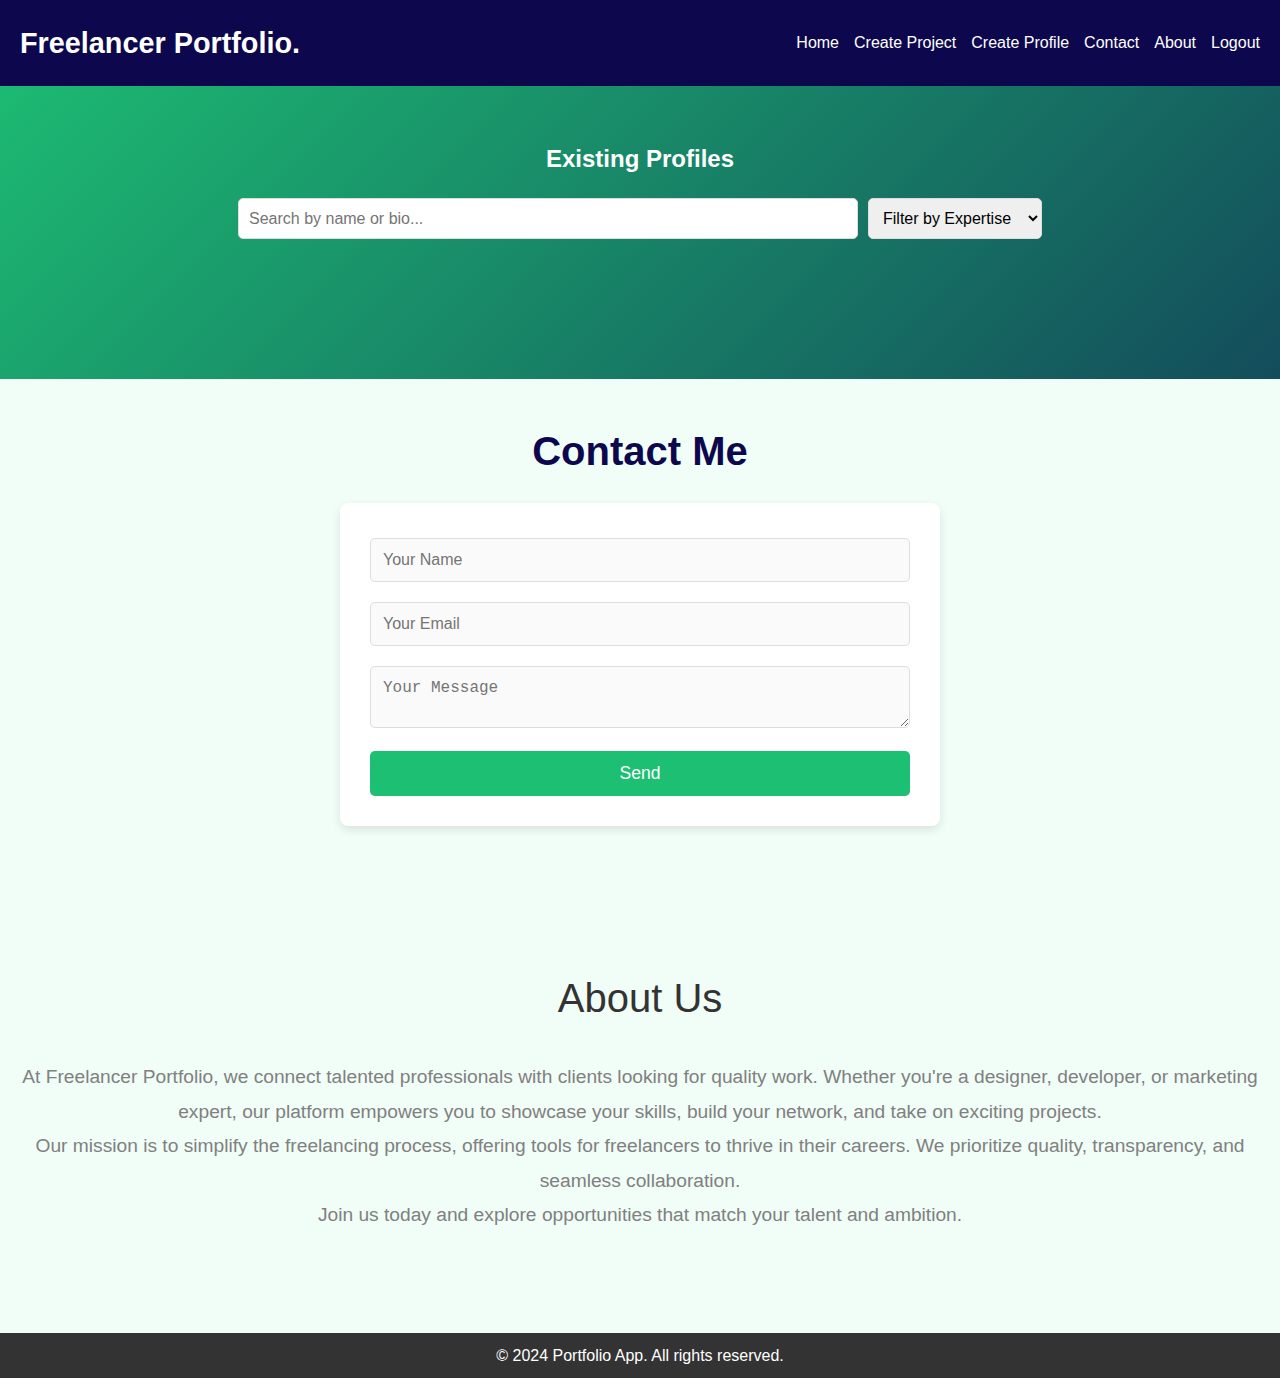
<file: project-generic/frontend/index.html>
<!DOCTYPE html>
<html lang="en">
  <head>
    <meta charset="UTF-8" />
    <meta name="viewport" content="width=device-width, initial-scale=1.0" />
    <title>Portfolio Homepage</title>
    <link rel="stylesheet" href="styles.css" />
  </head>
  <body>
    <!-- Header -->
    <header>
      <div class="container">
        <h1 class="logo">Freelancer Portfolio<span class="dot">.</span></h1>
        <nav>
          <ul>
            <li><a href="#home">Home</a></li>
            <li>
              <a href="create-project.html" id="create-portfolio-link"
                >Create Project</a
              >
            </li>
            <li>
              <a href="create-profile.html" id="create-profile-link"
                >Create Profile</a
              >
            </li>
            <li><a href="#random">Contact</a></li>
            <li><a href="#about">About</a></li>
            <li><button id="logout-btn">Logout</button></li>
          </ul>
        </nav>
      </div>
    </header>
    <div class="random" id="home"></div>

    <!-- Main Content -->
    <main>
      <section class="profile-list">
        <div class="head-list">
          <h2>Existing Profiles</h2>
          <div class="search-filter">
            <input
              type="text"
              id="search-bar"
              placeholder="Search by name or bio..."
            />
            <select id="filter-expertise">
              <option value="">Filter by Expertise</option>
              <option value="Web Development">Web Development</option>
              <option value="Data Science">Data Science</option>
              <option value="Design">Design</option>
              <option value="Marketing">Marketing</option>
              <option value="Others">Others</option>
            </select>
          </div>
        </div>
        <div id="profiles"></div>
      </section>
    </main>
    <div class="random" id="random"></div>
    <!-- Contact Section -->
    <section id="contact" class="contact">
      <h2>Contact Me</h2>
      <form id="contact-form">
        <input type="text" id="name" placeholder="Your Name" required />
        <input type="email" id="email" placeholder="Your Email" required />
        <textarea id="message" placeholder="Your Message" required></textarea>
        <button type="submit">Send</button>
      </form>
    </section>

    <!-- About Section -->
    <section id="about" class="about">
      <div class="container">
        <h2>About Us</h2>
        <p>
          At Freelancer Portfolio, we connect talented professionals with
          clients looking for quality work. Whether you're a designer,
          developer, or marketing expert, our platform empowers you to showcase
          your skills, build your network, and take on exciting projects.
        </p>
        <p>
          Our mission is to simplify the freelancing process, offering tools for
          freelancers to thrive in their careers. We prioritize quality,
          transparency, and seamless collaboration.
        </p>
        <p>
          Join us today and explore opportunities that match your talent and
          ambition.
        </p>
      </div>
    </section>

    <!-- Footer -->
    <footer>
      <p>© 2024 Portfolio App. All rights reserved.</p>
    </footer>

    <script src="app.js"></script>
  </body>
</html>
</file>
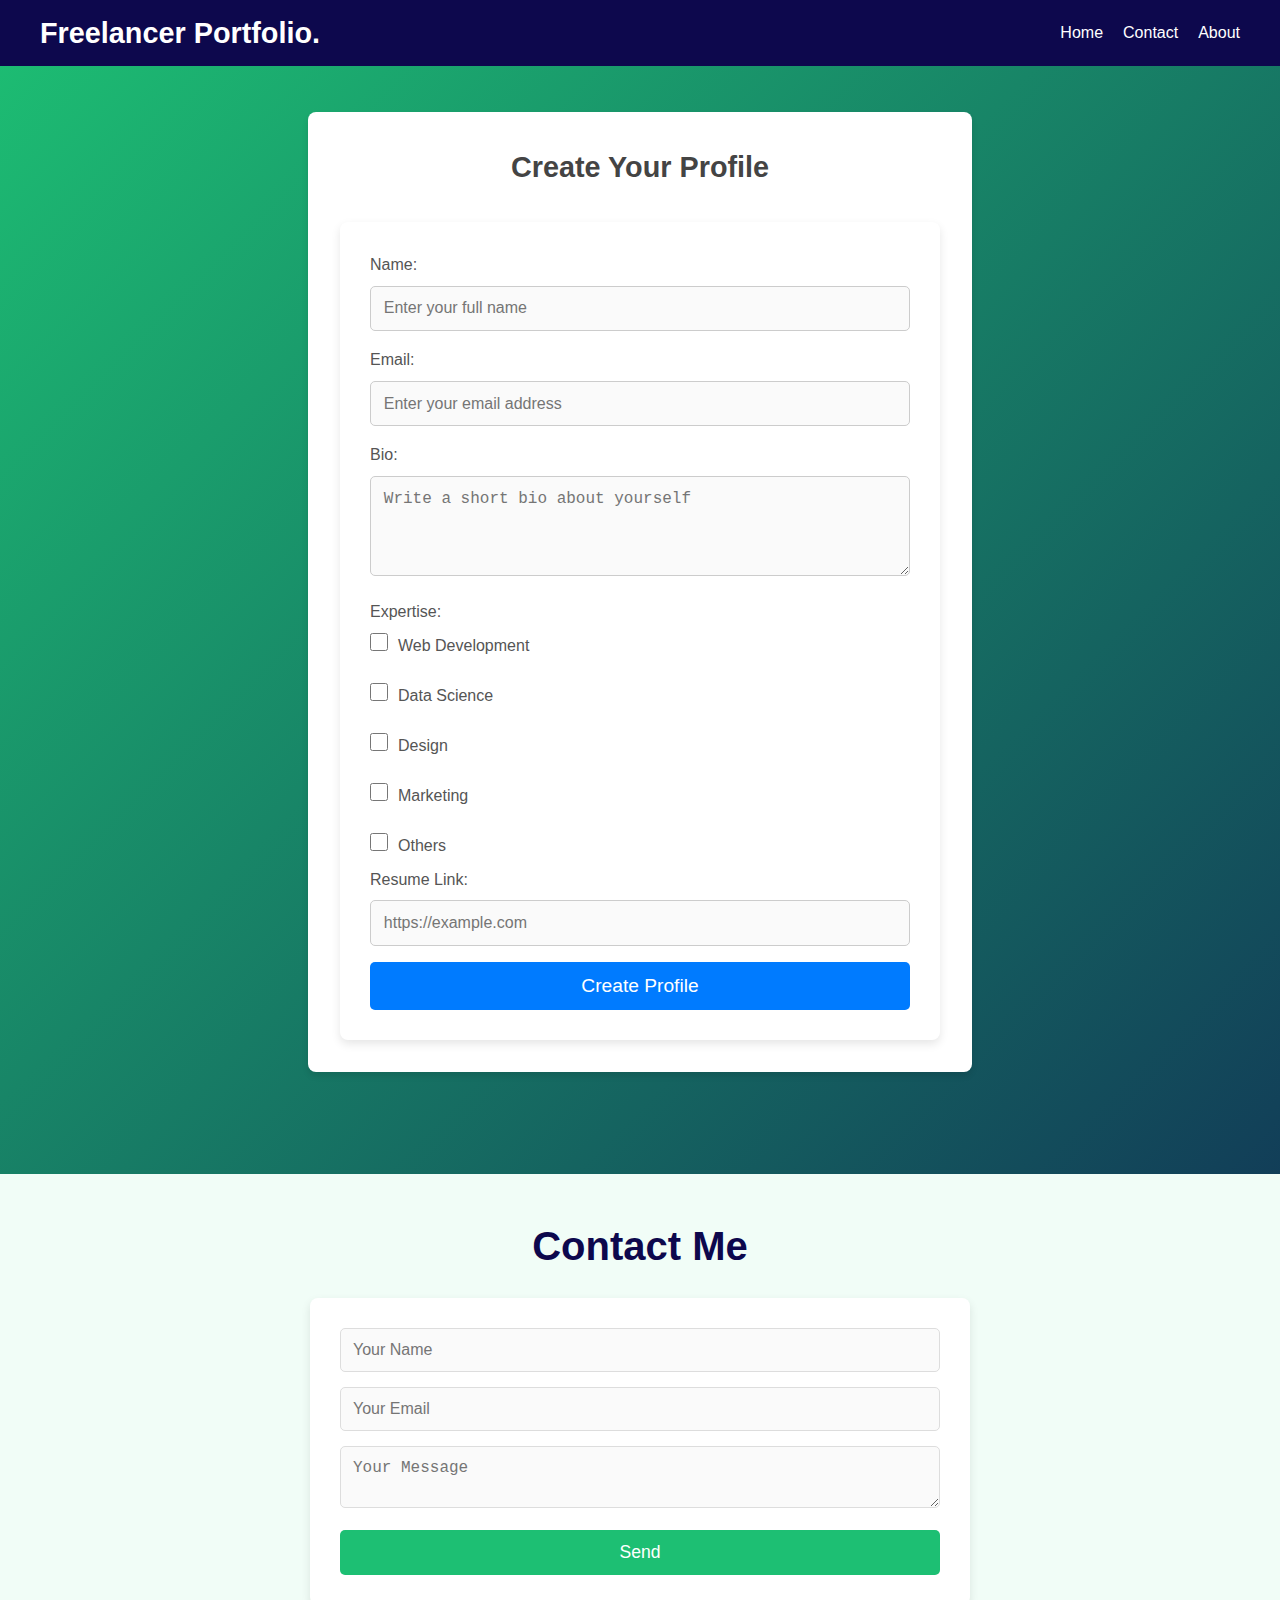
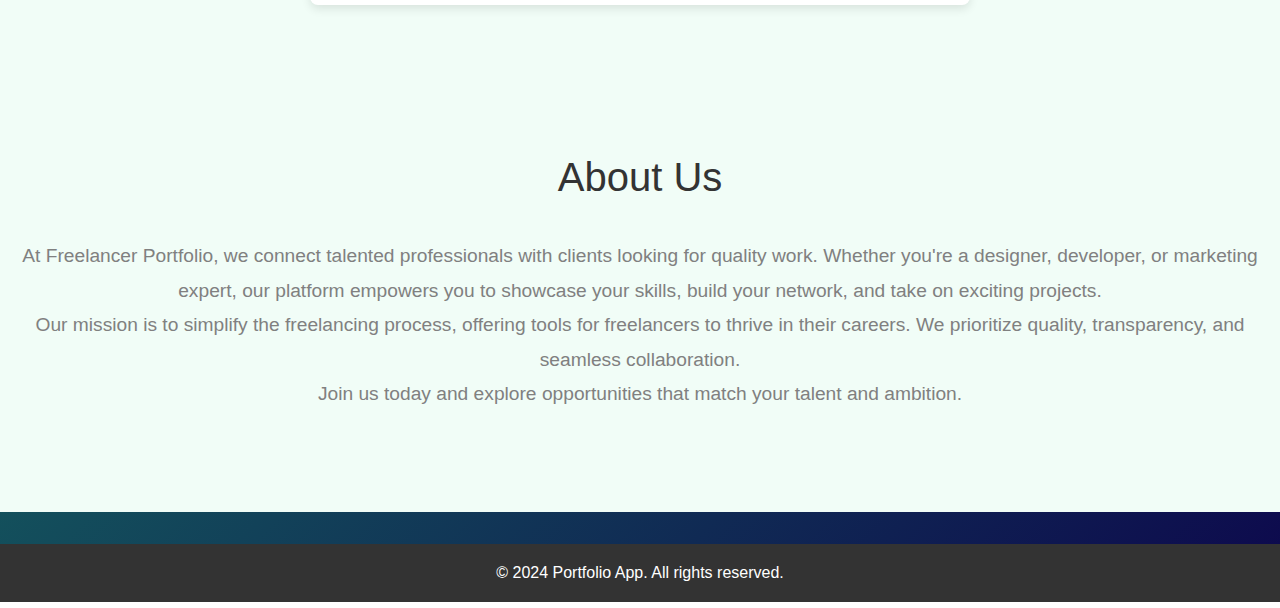
<file: project-generic/frontend/create-profile.html>
<!DOCTYPE html>
<html lang="en">
  <head>
    <meta charset="UTF-8" />
    <meta name="viewport" content="width=device-width, initial-scale=1.0" />
    <title>Create Profile</title>
    <link rel="stylesheet" href="create-profile.css" />
  </head>
  <body>
    <!-- Header -->
    <header>
      <div class="container">
        <h1 class="logo">Freelancer Portfolio<span class="dot">.</span></h1>
        <nav>
          <ul>
            <li><a href="index.html">Home</a></li>
            <li><a href="#contact">Contact</a></li>
            <li><a href="#about">About</a></li>
          </ul>
        </nav>
      </div>
    </header>

    <!-- Main Content -->
    <main>
      <section class="create-profile-form">
        <h2>Create Your Profile</h2>
        <form id="profileForm">
          <label for="name">Name:</label>
          <input
            type="text"
            id="name"
            name="name"
            required
            placeholder="Enter your full name"
          />

          <label for="email">Email:</label>
          <input
            type="email"
            id="email"
            name="email"
            required
            placeholder="Enter your email address"
          />

          <label for="bio">Bio:</label>
          <textarea
            id="bio"
            name="bio"
            rows="4"
            required
            placeholder="Write a short bio about yourself"
          ></textarea>

          <label for="expertise">Expertise:</label>
          <div class="expertise-container">
            <div class="expertise-option">
              <input
                type="checkbox"
                id="web-dev"
                name="expertise"
                value="Web Development"
              />
              <label for="web-dev">Web Development</label>
            </div>
            <div class="expertise-option">
              <input
                type="checkbox"
                id="data-science"
                name="expertise"
                value="Data Science"
              />
              <label for="data-science">Data Science</label>
            </div>
            <div class="expertise-option">
              <input
                type="checkbox"
                id="design"
                name="expertise"
                value="Design"
              />
              <label for="design">Design</label>
            </div>
            <div class="expertise-option">
              <input
                type="checkbox"
                id="marketing"
                name="expertise"
                value="Marketing"
              />
              <label for="marketing">Marketing</label>
            </div>
            <div class="expertise-option">
              <input
                type="checkbox"
                id="others"
                name="expertise"
                value="Others"
              />
              <label for="others">Others</label>
            </div>
          </div>

          <div id="other-expertise-container" class="hidden">
            <label for="other-expertise">Specify Other Expertise:</label>
            <input
              type="text"
              id="other-expertise"
              name="other-expertise"
              placeholder="Enter other expertise"
            />
          </div>

          <label for="resume">Resume Link:</label>
          <input
            type="url"
            id="resume"
            name="resume"
            required
            placeholder="https://example.com"
          />

          <button type="submit">Create Profile</button>
        </form>
      </section>
    </main>
    <div class="random" id="random"></div>

    <!-- Contact Section -->
    <section id="contact" class="contact">
      <h2>Contact Me</h2>
      <form id="contact-form">
        <input type="text" id="name" placeholder="Your Name" required />
        <input type="email" id="email" placeholder="Your Email" required />
        <textarea id="message" placeholder="Your Message" required></textarea>
        <button type="submit">Send</button>
      </form>
    </section>

    <!-- About Section -->
    <section id="about" class="about">
      <div class="container">
        <h2>About Us</h2>
        <p>
          At Freelancer Portfolio, we connect talented professionals with
          clients looking for quality work. Whether you're a designer,
          developer, or marketing expert, our platform empowers you to showcase
          your skills, build your network, and take on exciting projects.
        </p>
        <p>
          Our mission is to simplify the freelancing process, offering tools for
          freelancers to thrive in their careers. We prioritize quality,
          transparency, and seamless collaboration.
        </p>
        <p>
          Join us today and explore opportunities that match your talent and
          ambition.
        </p>
      </div>
    </section>

    <!-- Footer -->
    <footer>
      <p>© 2024 Portfolio App. All rights reserved.</p>
    </footer>

    <script src="create-profile.js"></script>
  </body>
</html>
</file>
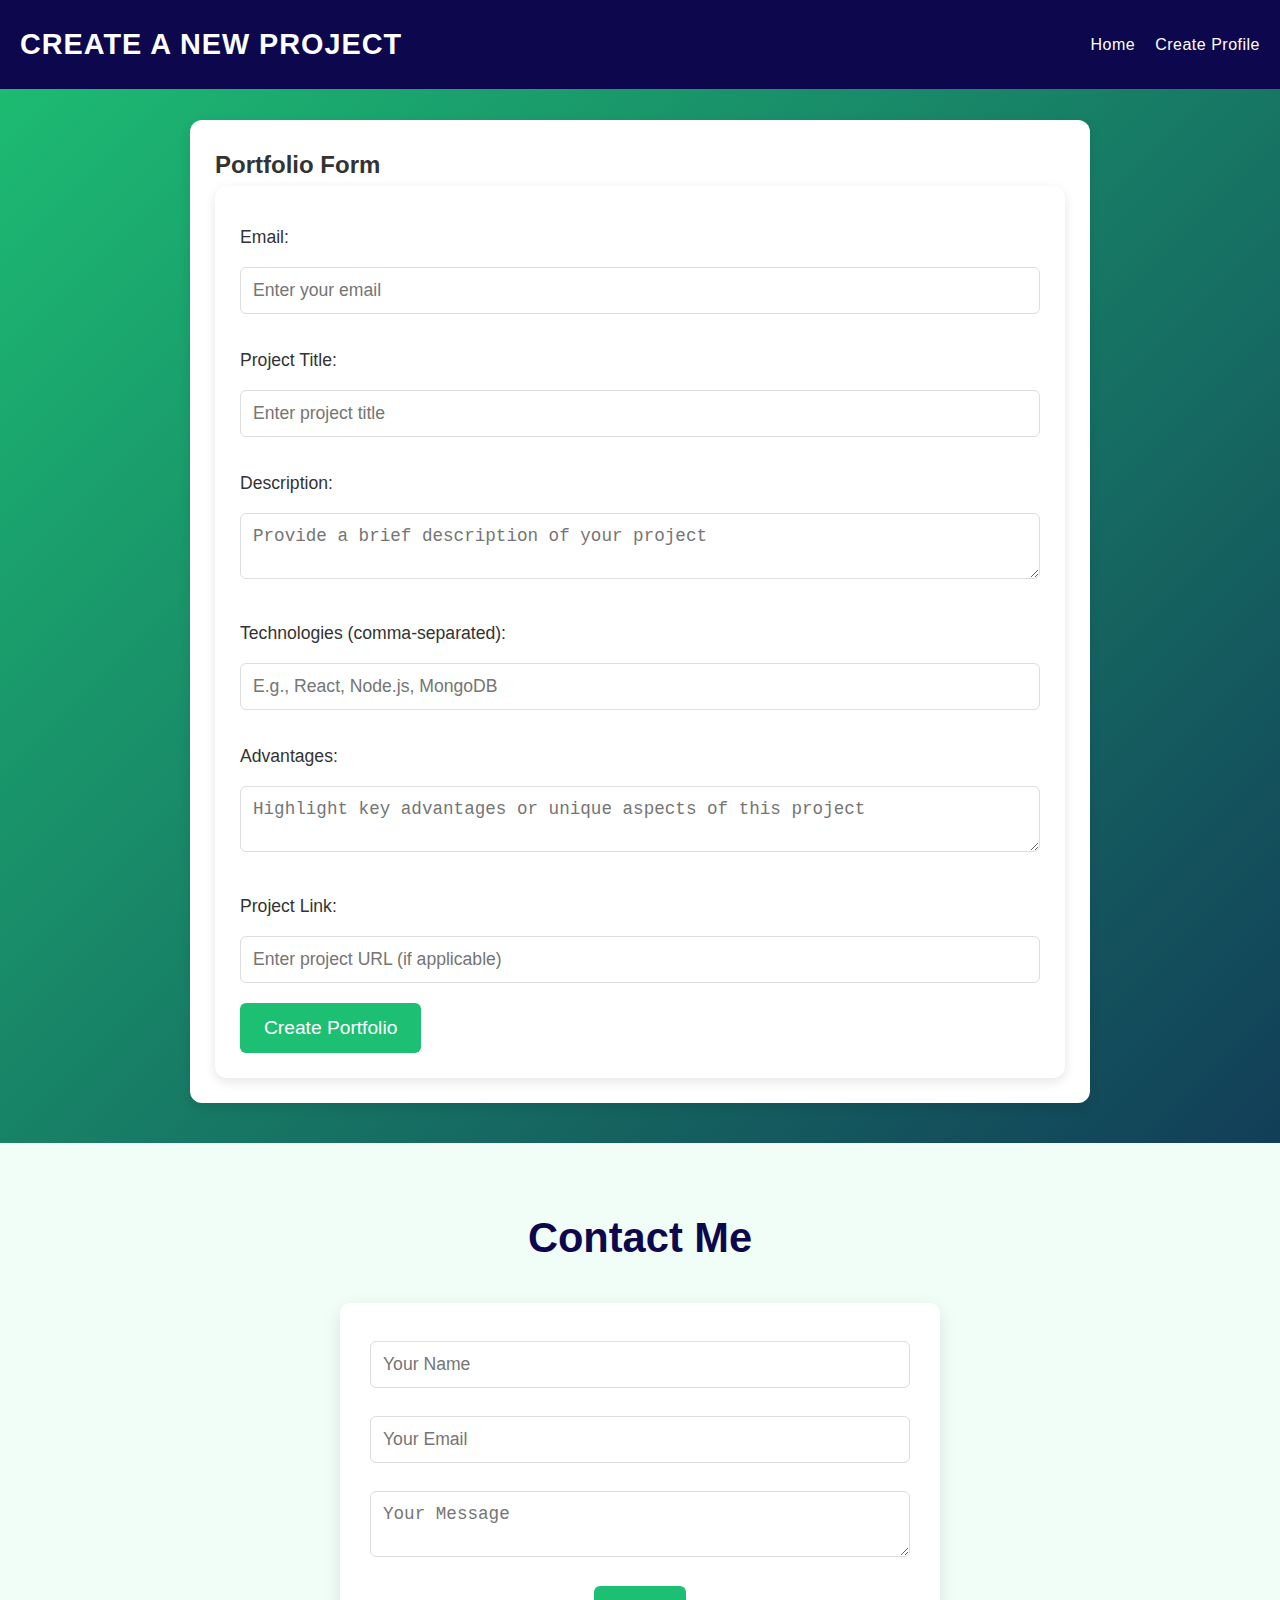
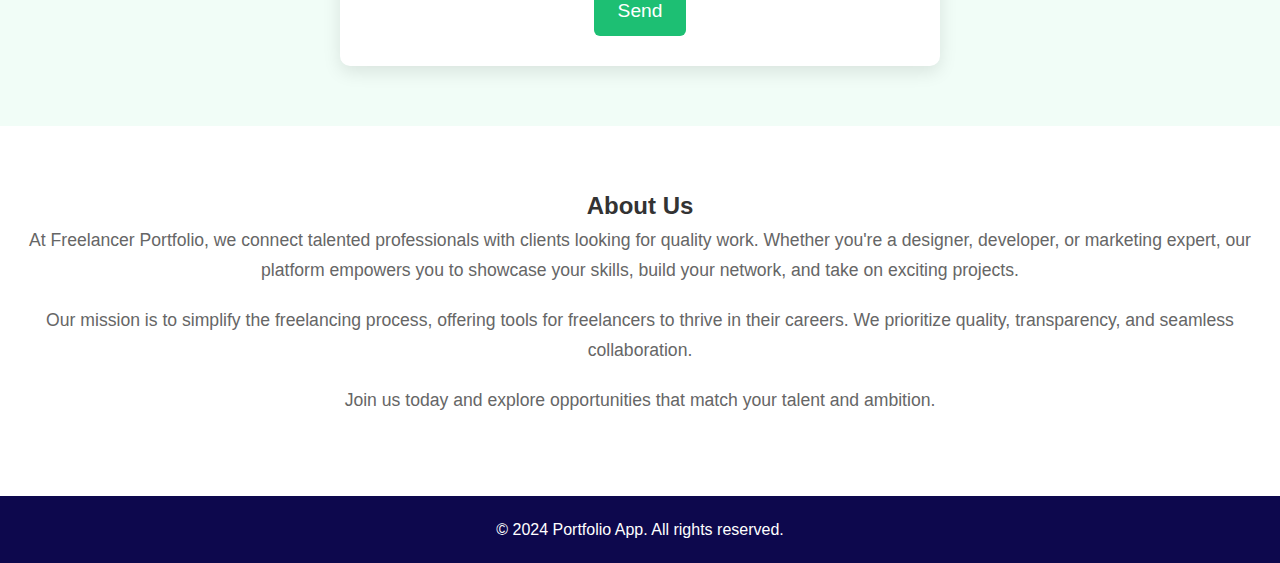
<file: project-generic/frontend/create-project.html>
<!DOCTYPE html>
<html lang="en">
  <head>
    <meta charset="UTF-8" />
    <meta name="viewport" content="width=device-width, initial-scale=1.0" />
    <title>Create Portfolio</title>
    <link rel="stylesheet" href="create-project.css" />
  </head>
  <body>
    <!-- Header -->
    <header>
      <div class="container">
        <h1>Create a New Project</h1>
        <nav>
          <ul>
            <li><a href="index.html">Home</a></li>
            <li><a href="create-profile.html">Create Profile</a></li>
          </ul>
        </nav>
      </div>
    </header>

    <!-- Portfolio Creation Form -->
    <main>
      <section class="portfolio-form">
        <h2>Portfolio Form</h2>
        <form id="portfolio-form">
          <!-- Email -->
          <label for="email">Email:</label>
          <input
            type="email"
            id="email"
            name="email"
            placeholder="Enter your email"
            required
          />

          <!-- Project Title -->
          <label for="title">Project Title:</label>
          <input
            type="text"
            id="title"
            name="title"
            placeholder="Enter project title"
            required
          />

          <!-- Description -->
          <label for="description">Description:</label>
          <textarea
            id="description"
            name="description"
            placeholder="Provide a brief description of your project"
            required
          ></textarea>

          <!-- Technologies -->
          <label for="technologies">Technologies (comma-separated):</label>
          <input
            type="text"
            id="technologies"
            name="technologies"
            placeholder="E.g., React, Node.js, MongoDB"
            required
          />

          <!-- Advantages -->
          <label for="advantages">Advantages:</label>
          <textarea
            id="advantages"
            name="advantages"
            placeholder="Highlight key advantages or unique aspects of this project"
            required
          ></textarea>

          <!-- Project Link -->
          <label for="link">Project Link:</label>
          <input
            type="url"
            id="link"
            name="link"
            placeholder="Enter project URL (if applicable)"
            required
          />

          <button type="submit">Create Portfolio</button>
        </form>
      </section>
    </main>

    <!-- Contact Section -->
    <section id="contact" class="contact">
      <h2>Contact Me</h2>
      <form id="contact-form">
        <input type="text" id="name" placeholder="Your Name" required />
        <input type="email" id="email" placeholder="Your Email" required />
        <textarea id="message" placeholder="Your Message" required></textarea>
        <button type="submit">Send</button>
      </form>
    </section>

    <!-- About Section -->
    <section id="about" class="about">
      <div class="container">
        <h2>About Us</h2>
        <p>
          At Freelancer Portfolio, we connect talented professionals with
          clients looking for quality work. Whether you're a designer,
          developer, or marketing expert, our platform empowers you to showcase
          your skills, build your network, and take on exciting projects.
        </p>
        <p>
          Our mission is to simplify the freelancing process, offering tools for
          freelancers to thrive in their careers. We prioritize quality,
          transparency, and seamless collaboration.
        </p>
        <p>
          Join us today and explore opportunities that match your talent and
          ambition.
        </p>
      </div>
    </section>

    <!-- Footer -->
    <footer>
      <p>© 2024 Portfolio App. All rights reserved.</p>
    </footer>

    <script src="create-project.js"></script>
  </body>
</html>
</file>
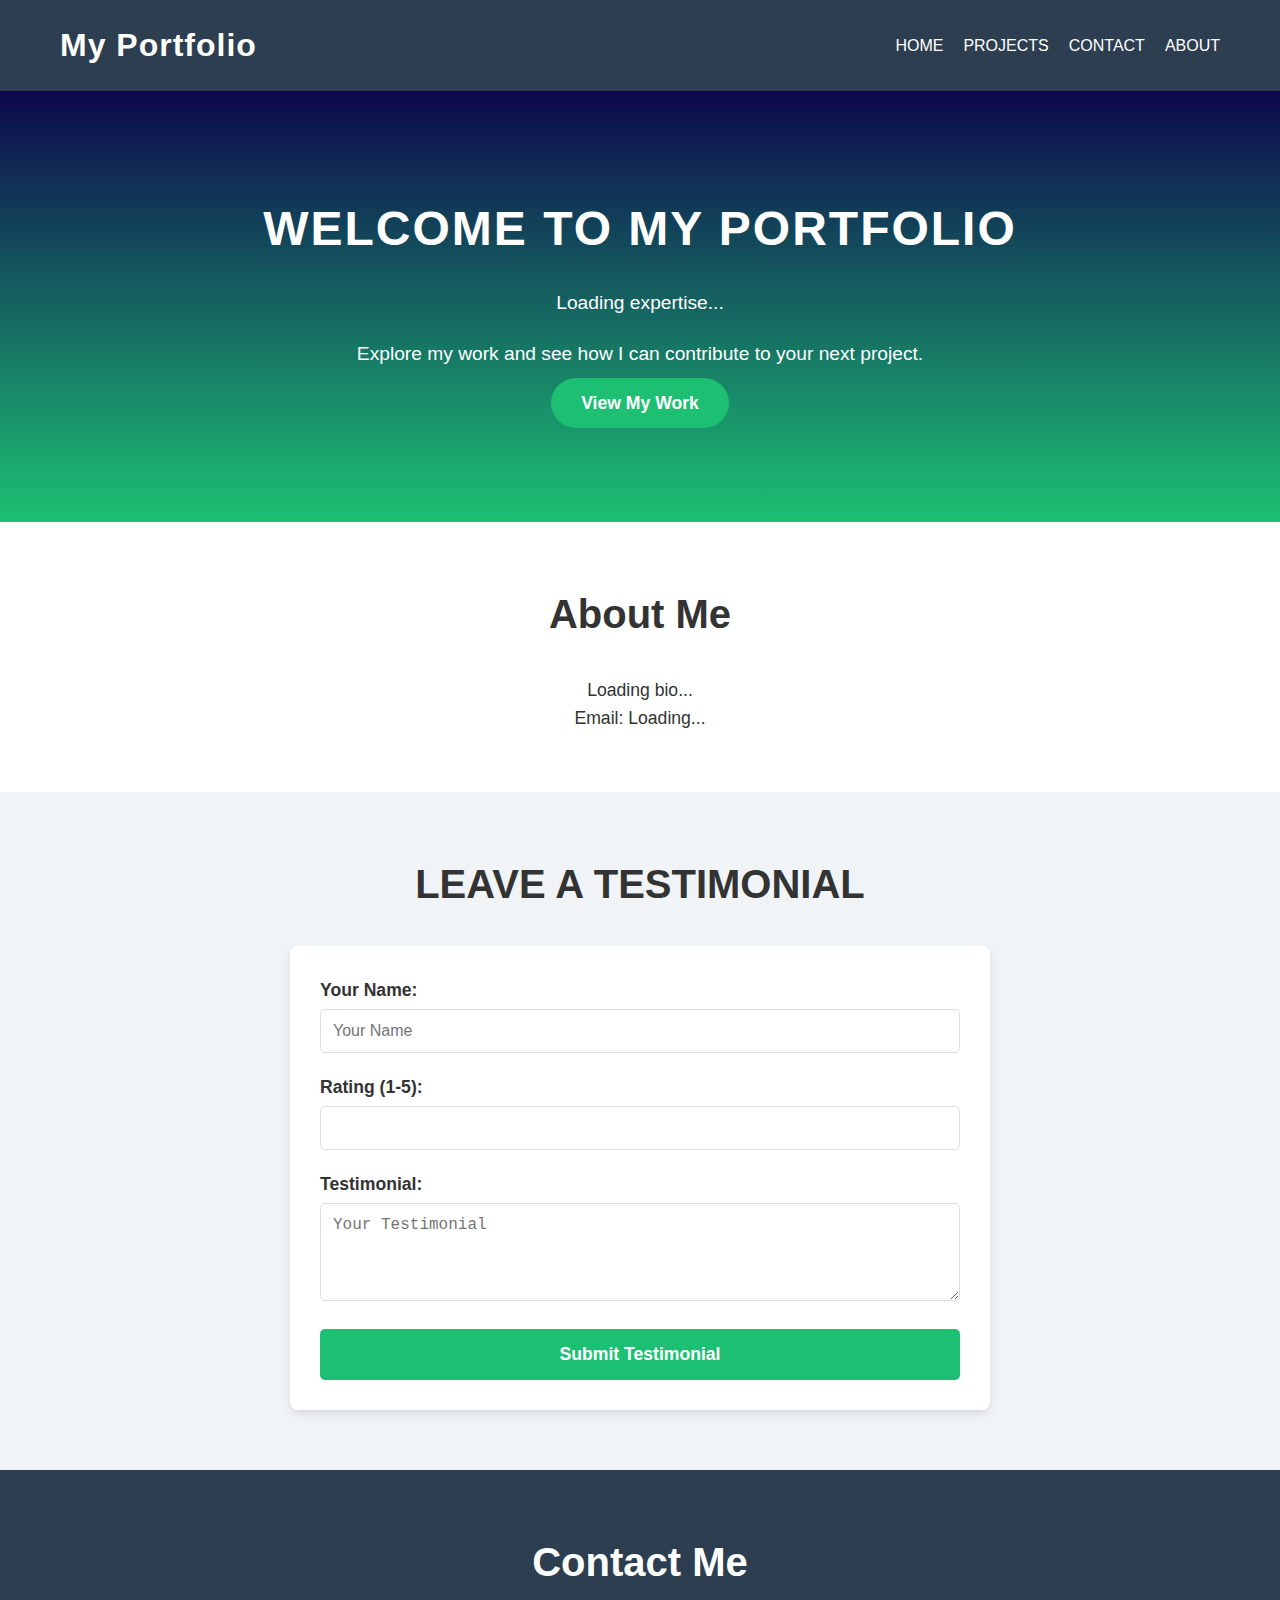
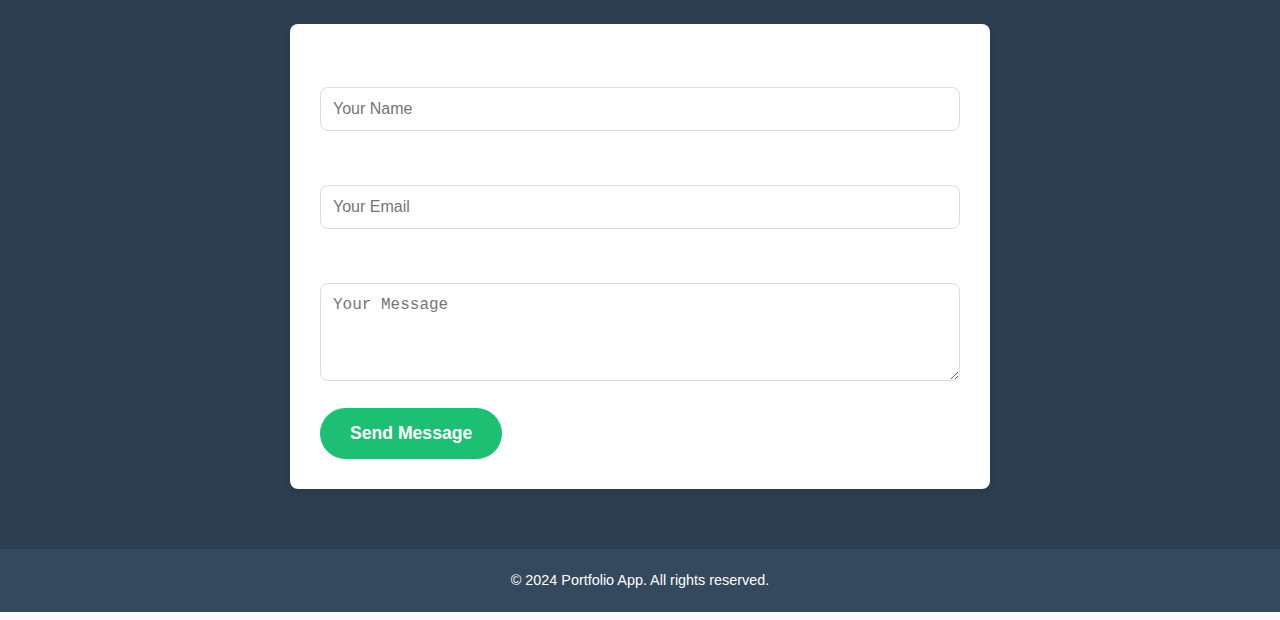
<file: project-generic/frontend/portfolio.html>
<!DOCTYPE html>
<html lang="en">
  <head>
    <meta charset="UTF-8" />
    <meta name="viewport" content="width=device-width, initial-scale=1.0" />
    <title>Portfolio</title>
    <link rel="stylesheet" href="portfolio.css" />
  </head>
  <body>
    <!-- Header -->
    <header>
      <div class="container">
        <h1 class="logo">My Portfolio</h1>
        <nav>
          <ul>
            <li><a href="index.html">Home</a></li>
            <li><a href="#portfolio">Projects</a></li>
            <li><a href="#contact">Contact</a></li>
            <li><a href="#about">About</a></li>
          </ul>
        </nav>
      </div>
    </header>

    <section id="hero">
      <div class="container">
        <h2 class="hero-title">Welcome to My Portfolio</h2>
        <h3 class="hero-name"><span id="profile-name"></span></h3>
        <p id="expertise-text" class="hero-expertise">Loading expertise...</p>
        <div id="avg-rating-hero"></div>

        <!-- Add this line for the rating -->
        <p class="hero-description">
          Explore my work and see how I can contribute to your next project.
        </p>

        <a href="#portfolio" class="cta-btn">View My Work</a>
      </div>
    </section>

    <!-- About Section -->
    <section id="about">
      <div class="container">
        <h2>About Me</h2>
        <p id="about-bio">Loading bio...</p>
        <p id="about-email">Email: Loading...</p>
      </div>
    </section>

    <main>
      <div id="portfolio-container"></div>
    </main>
    <!-- Reviews -->
    <section id="add-testimonial">
      <div class="container">
        <h2>Leave a Testimonial</h2>
        <form id="testimonialForm">
          <input type="hidden" id="profileEmail" value="" />
          <label for="author">Your Name:</label>
          <input type="text" id="author" placeholder="Your Name" required />

          <label for="rating">Rating (1-5):</label>
          <input type="number" id="rating" min="1" max="5" required />

          <label for="content">Testimonial:</label>
          <textarea
            id="content"
            rows="4"
            placeholder="Your Testimonial"
            required
          ></textarea>

          <button type="submit">Submit Testimonial</button>
        </form>
      </div>
    </section>

    <!-- Contact Section -->
    <section id="contact">
      <div class="container">
        <h2>Contact Me</h2>
        <form id="contactForm" action="/contact" method="POST">
          <label for="name">Name</label>
          <input
            type="text"
            id="name"
            placeholder="Your Name"
            name="name"
            required
          />

          <label for="email">Email</label>
          <input
            type="email"
            id="email"
            placeholder="Your Email"
            name="email"
            required
          />

          <label for="message">Message</label>
          <textarea
            id="message"
            name="message"
            rows="4"
            placeholder="Your Message"
            required
          ></textarea>

          <button type="submit">Send Message</button>
        </form>
      </div>
    </section>

    <footer>
      <p>© 2024 Portfolio App. All rights reserved.</p>
    </footer>

    <script src="portfolio.js"></script>
  </body>
</html>
</file>
<file: project-generic/frontend/styles.css>
/* General Reset */
* {
  margin: 0;
  padding: 0;
  box-sizing: border-box;
}

body, html {
  width: 100%;
  overflow-x: hidden; /* Prevent horizontal scrolling */
}

body {
  font-family: Arial, sans-serif;
  background: linear-gradient(135deg, #1dbf73, #0d084d);
  display: flex;
  flex-direction: column;
  min-height: 100vh; /* Ensure the body takes at least the full viewport height */
  line-height: 1.6;
  color: #333;
}


/* Header */
header {
  background-color: #0d084d;
  padding: 20px 0;
}

header .container {
  display: flex;
  justify-content: space-between;
  align-items: center;
  max-width: 1400px;
  margin: 0 auto;
  padding: 0 20px;

}

header .logo {
  color: white;
  font-size: 1.8rem;
  font-weight: bold;
}

header nav ul {
  list-style: none;
  display: flex;
  gap: 15px;
}

header nav a {
  color: white;
  text-decoration: none;
  font-weight: 500;
  transition: color 0.3s ease;
}

header nav a:hover {
  color: #1dbf73;
}

/* Footer */
footer {
  background-color: #333;
  color: white;
  text-align: center;
  padding: 10px;
  margin-top: auto; /* Push the footer to the bottom */
  width: 100%;
  z-index: 1000;
}

/* Main Content */
main {
  margin-top: 60px; /* Space for the fixed header */
  flex-grow: 1;
  padding: 20px;
  overflow-x: hidden; /* Prevent horizontal scrolling inside main */
}

main .head-list {
  color: white;
  padding: 10px 0;
  text-align: center;
}

/* Profile and Portfolio Items */
.profile-item, .portfolio-item {
  background: #fff;
  padding: 15px;
  margin: 10px auto;
  max-width: 800px; /* Constrain the width */
  border-radius: 8px;
  box-shadow: 0 2px 4px rgba(0, 0, 0, 0.1);
  transition: transform 0.3s ease, box-shadow 0.3s ease;
}

.profile-item:hover, .portfolio-item:hover {
  transform: translateY(-5px);
  box-shadow: 0 4px 8px rgba(0, 0, 0, 0.2);
}

.profile-item a, .portfolio-item a {
  color: #007bff;
  text-decoration: none;
}

.profile-item a:hover, .portfolio-item a:hover {
  text-decoration: underline;
}

/* Form Styles */
form {
  background: #fff;
  padding: 15px;
  border-radius: 8px;
  box-shadow: 0 2px 4px rgba(0, 0, 0, 0.1);
  max-width: 800px; /* Constrain the width */
  margin: 0 auto; /* Center the form */
}

form label {
  display: block;
  margin: 10px 0 5px;
}

form input,
form textarea {
  width: 100%;
  padding: 8px;
  margin: 5px 0;
  border-radius: 4px;
  border: 1px solid #ddd;
}

form button {
  background-color: #007bff;
  color: white;
  padding: 10px 20px;
  border: none;
  border-radius: 4px;
  cursor: pointer;
}

form button:hover {
  background-color: #0056b3;
}





/* Default Header */
header {
  background-color: #0d084d;
  padding: 20px 0;
  position: fixed;
  width: 100%;
  top: 0;
  left: 0;
  z-index: 1000;
  transition: background-color 0.3s ease, color 0.3s ease;
}

/* Scrolled Header */
header.scrolled {
  background-color: white;
}

header.scrolled .logo {
  color: #0d084d;
}

header.scrolled nav a {
  color: #0d084d;
}

header.scrolled nav a:hover {
  color: #1dbf73; /* Optional hover effect */
}



/* Match logout-btn to nav links */
#logout-btn {
  background: none; /* Remove button background */
  border: none; /* Remove border */
  color: white; /* Match link text color */
  font-weight: 500; /* Match font weight */
  font-size: 1rem; /* Match font size of links */
  cursor: pointer; /* Make it behave like a link */
  text-decoration: none; /* Remove underline */
  transition: color 0.3s ease; /* Smooth color transition on hover */
  padding: 0; /* Remove extra padding */
}

#logout-btn:hover {
  color: #1dbf73; /* Match link hover color */
}











/* Profiles Container */
#profiles {
  display: flex;
  flex-wrap: wrap;
  gap: 20px;
  justify-content: center; /* Center align the grid items */
  padding: 20px;
}

/* Profile Items */
.profile-item {
  background: #fff;
  padding: 15px;
  width: 250px; /* Set a fixed width for the blocks */
  border-radius: 8px;
  box-shadow: 0 2px 4px rgba(0, 0, 0, 0.1);
  transition: transform 0.3s ease, box-shadow 0.3s ease;
  text-align: center; /* Center-align content */
}

.profile-item:hover {
  transform: translateY(-5px);
  box-shadow: 0 4px 8px rgba(0, 0, 0, 0.2);
}

.profile-item h3 {
  font-size: 1.2rem;
  margin-bottom: 10px;
}

.profile-item p {
  font-size: 0.9rem;
  margin-bottom: 10px;
}

.profile-item a {
  color: #007bff;
  text-decoration: none;
  font-size: 0.9rem;
}

.profile-item a:hover {
  text-decoration: underline;
}









.search-filter {
  display: flex;
  justify-content: center;
  gap: 10px;
  margin: 20px 0;
}

#search-bar {
  padding: 10px;
  font-size: 1rem;
  width: 50%;
  border: 1px solid #ddd;
  border-radius: 5px;
}

#filter-expertise {
  padding: 10px;
  font-size: 1rem;
  border: 1px solid #ddd;
  border-radius: 5px;
}




/* Portfolio Button */
.view-portfolio-btn {
  background-color: #1dbf73;
  color: white;
  padding: 10px 20px;
  border: none;
  border-radius: 4px;
  cursor: pointer;
  text-align: center;
  display: block;
  width: 100%;
  margin-top: 10px;
  transition: background-color 0.3s ease;
}

.view-portfolio-btn:hover {
  background-color: #16a457;
}

/* Portfolio Details */
.portfolio-details {
  max-width: 1000px;
  margin: 0 auto;
  padding: 20px;
  background: #fff;
  border-radius: 8px;
  box-shadow: 0 2px 4px rgba(0, 0, 0, 0.1);
}

.portfolio-details h3 {
  font-size: 1.5rem;
  margin-bottom: 10px;
}

.portfolio-details p {
  font-size: 1rem;
  margin-bottom: 10px;
}

.portfolio-details ul {
  list-style: none;
  padding: 0;
}

.portfolio-details li {
  margin-bottom: 15px;
}

.portfolio-details a {
  color: #007bff;
  text-decoration: none;
}

.portfolio-details a:hover {
  text-decoration: underline;
}





/* Contact Section */
#contact {
  padding: 40px 20px;
  background-color: #f1fdf7; /* Light background color */
  color: #333; /* Dark text for contrast */
  text-align: center;
}

#contact h2 {
  font-size: 2.5rem; /* Increased heading size for emphasis */
  margin-bottom: 20px;
  font-weight: 600;
  color: #0d084d; /* Dark text color */
}

form {
  max-width: 600px; /* Limit form width for better readability */
  margin: 0 auto;
  background-color: #fff; /* White background for form */
  padding: 30px;
  border-radius: 8px;
  box-shadow: 0 4px 10px rgba(0, 0, 0, 0.1);
}

form label {
  display: block;
  margin-bottom: 8px;
  font-size: 1.1rem;
  color: #333;
}

form input,
form textarea {
  width: 100%;
  padding: 12px;
  margin-bottom: 15px;
  border-radius: 5px;
  border: 1px solid #ddd;
  font-size: 1rem;
  color: #333;
  background-color: #fafafa;
  transition: border 0.3s ease, box-shadow 0.3s ease;
}

form input:focus,
form textarea:focus {
  border-color: #1dbf73;
  outline: none;
  box-shadow: 0 0 8px rgba(29, 191, 115, 0.2);
}

form button {
  background-color: #1dbf73; /* Bright green button */
  color: white;
  padding: 12px 20px;
  border: none;
  border-radius: 5px;
  font-size: 1.1rem;
  cursor: pointer;
  width: 100%; /* Full-width button for emphasis */
  transition: background-color 0.3s ease, transform 0.2s ease;
}

form button:hover {
  background-color: #16a457;
  transform: scale(1.05); /* Slight hover effect for button */
}

form button:active {
  transform: scale(1); /* Active button effect */
}

/* Responsive Design */
@media (max-width: 768px) {
  #contact {
    padding: 30px 15px;
  }

  #contact h2 {
    font-size: 2rem;
  }

  form {
    padding: 25px 15px;
  }

  form input,
  form textarea {
    padding: 10px;
  }

  form button {
    font-size: 1rem;
  }
}
/* About Section */
.about {
  margin: 0;
  font-family: "Roboto", sans-serif;
  background-color: #f1fdf7; /* Light background like features section */
  padding: 100px 0;
  display: flex;
  justify-content: center;
}

.about .container {
  padding: 0;
  margin: 0;
  width: 1400px;
  display: flex;
  flex-direction: column;
  align-items: center;
}

.about h2 {
  font-size: 2.5rem;
  margin-bottom: 30px;
  font-weight: 500;
  color: #333; /* Dark text color */
}

.about p {
  font-size: 1.2rem;
  line-height: 1.8;
  color: gray;
  text-align: center;
  margin: 0 auto;
  font-weight: 300;
}

.about img {
  width: 150px;
  height: 150px;
  border-radius: 50%;
  margin-top: 20px;
  box-shadow: 0 6px 15px rgba(0, 0, 0, 0.2);
}

.about .cta-button {
  margin-top: 30px;
  background: #1dbf73;
  color: white;
  border: none;
  padding: 12px 25px;
  border-radius: 8px;
  font-size: 1.1rem;
  cursor: pointer;
  transition: background-color 0.3s ease;
}

.about .cta-button:hover {
  background: #0d084d;
}


#random, #mission, #home{
  height: 50px;
}
</file>
<file: project-generic/frontend/create-profile.css>
/* General Reset */
body, h1, h2, p, ul, li, a, button, input, textarea {
  margin: 0;
  padding: 0;
  box-sizing: border-box;
}

body {
  font-family: 'Roboto', sans-serif;
  line-height: 1.6;
  background: linear-gradient(135deg, #1dbf73, #0d084d);
  color: #333;
  padding-top: 80px; /* Prevent content from hiding under fixed header */
}

/* Header */
header {
  background-color: #0d084d;
  position: fixed;
  top: 0;
  width: 100%;
  z-index: 1000;
  padding: 10px 0;
  transition: background-color 0.3s ease, box-shadow 0.3s ease;
}

header .container {
  max-width: 1200px;
  margin: 0 auto;
  display: flex;
  justify-content: space-between;
  align-items: center;
  padding: 0 20px;
}

header .logo {
  color: white;
  font-size: 1.8rem;
  font-weight: bold;
}

header nav ul {
  list-style: none;
  display: flex;
  gap: 20px;
}

header nav a {
  color: white;
  text-decoration: none;
  font-weight: 500;
  transition: color 0.3s ease;
}

header nav a:hover {
  color: #1dbf73;
}

/* Scrolled Header */
header.scrolled {
  background-color: white;
  box-shadow: 0 2px 5px rgba(0, 0, 0, 0.1);
}

header.scrolled .logo {
  color: #0d084d;
}

header.scrolled nav a {
  color: #0d084d;
}

/* Main Section */
main {
  padding: 2rem 1rem;
}

h2 {
  text-align: center;
  color: #444;
  font-size: 1.8rem;
  margin-bottom: 2rem;
}

/* Create Profile Form */
.create-profile-form {
  max-width: 600px;
  margin: 0 auto;
  background: #fff;
  padding: 2rem;
  border-radius: 8px;
  box-shadow: 0 4px 6px rgba(0, 0, 0, 0.1);
}

.create-profile-form label {
  display: block;
  font-size: 1rem;
  margin-bottom: 0.5rem;
  color: #555;
}

.create-profile-form input,
.create-profile-form textarea {
  width: 100%;
  padding: 0.8rem;
  font-size: 1rem;
  border: 1px solid #ccc;
  border-radius: 5px;
  margin-bottom: 1rem;
}

.create-profile-form button {
  width: 100%;
  padding: 0.8rem;
  font-size: 1.2rem;
  background-color: #007bff;
  color: #fff;
  border: none;
  border-radius: 5px;
  cursor: pointer;
  transition: background-color 0.3s ease, transform 0.2s ease;
}

.create-profile-form button:hover {
  background-color: #0056b3;
  transform: scale(1.02);
}

/* Footer */
footer {
  background-color: #333;
  color: white;
  text-align: center;
  padding: 1rem 0;
  margin-top: 2rem;
}

/* Responsive Design */
@media (max-width: 768px) {
  header .logo {
    font-size: 1.5rem;
  }

  header nav ul {
    gap: 15px;
  }

  h2 {
    font-size: 1.5rem;
  }

  .create-profile-form {
    padding: 1.5rem;
  }

  .create-profile-form button {
    font-size: 1rem;
  }
}




/* Contact Section */
#contact {
  padding: 40px 20px;
  background-color: #f1fdf7; /* Light background color */
  color: #333; /* Dark text for contrast */
  text-align: center;
}

#contact h2 {
  font-size: 2.5rem; /* Increased heading size for emphasis */
  margin-bottom: 20px;
  font-weight: 600;
  color: #0d084d; /* Dark text color */
}

form {
  max-width: 600px; /* Limit form width for better readability */
  margin: 0 auto;
  background-color: #fff; /* White background for form */
  padding: 30px;
  border-radius: 8px;
  box-shadow: 0 4px 10px rgba(0, 0, 0, 0.1);
}

form label {
  display: block;
  margin-bottom: 8px;
  font-size: 1.1rem;
  color: #333;
}

form input,
form textarea {
  width: 100%;
  padding: 12px;
  margin-bottom: 15px;
  border-radius: 5px;
  border: 1px solid #ddd;
  font-size: 1rem;
  color: #333;
  background-color: #fafafa;
  transition: border 0.3s ease, box-shadow 0.3s ease;
}

form input:focus,
form textarea:focus {
  border-color: #1dbf73;
  outline: none;
  box-shadow: 0 0 8px rgba(29, 191, 115, 0.2);
}

form button {
  background-color: #1dbf73; /* Bright green button */
  color: white;
  padding: 12px 20px;
  border: none;
  border-radius: 5px;
  font-size: 1.1rem;
  cursor: pointer;
  width: 100%; /* Full-width button for emphasis */
  transition: background-color 0.3s ease, transform 0.2s ease;
}

form button:hover {
  background-color: #16a457;
  transform: scale(1.05); /* Slight hover effect for button */
}

form button:active {
  transform: scale(1); /* Active button effect */
}

/* Responsive Design */
@media (max-width: 768px) {
  #contact {
    padding: 30px 15px;
  }

  #contact h2 {
    font-size: 2rem;
  }

  form {
    padding: 25px 15px;
  }

  form input,
  form textarea {
    padding: 10px;
  }

  form button {
    font-size: 1rem;
  }
}
/* About Section */
.about {
  margin: 0;
  font-family: "Roboto", sans-serif;
  background-color: #f1fdf7; /* Light background like features section */
  padding: 100px 0;
  display: flex;
  justify-content: center;
}

.about .container {
  padding: 0;
  margin: 0;
  width: 1400px;
  display: flex;
  flex-direction: column;
  align-items: center;
}

.about h2 {
  font-size: 2.5rem;
  margin-bottom: 30px;
  font-weight: 500;
  color: #333; /* Dark text color */
}

.about p {
  font-size: 1.2rem;
  line-height: 1.8;
  color: gray;
  text-align: center;
  margin: 0 auto;
  font-weight: 300;
}

.about img {
  width: 150px;
  height: 150px;
  border-radius: 50%;
  margin-top: 20px;
  box-shadow: 0 6px 15px rgba(0, 0, 0, 0.2);
}

.about .cta-button {
  margin-top: 30px;
  background: #1dbf73;
  color: white;
  border: none;
  padding: 12px 25px;
  border-radius: 8px;
  font-size: 1.1rem;
  cursor: pointer;
  transition: background-color 0.3s ease;
}

.about .cta-button:hover {
  background: #0d084d;
}


#random, #mission, #home{
  height: 70px;
}



/* Expertise Section Styling */
.expertise-container {
  display: flex;
  flex-direction: column;
  gap: 1rem;
}

.expertise-option {
  display: flex;
  align-items: center;
  gap: 10px;
}

.expertise-option input[type="checkbox"] {
  accent-color: #1dbf73; /* Change checkbox color */
  width: 18px;
  height: 18px;
}

.expertise-option label {
  font-size: 1rem;
  color: #555;
  cursor: pointer;
}

/* Styling for Other Expertise input field */
#other-expertise-container {
  display: none; /* Hidden by default */
  margin-top: 1rem;
  transition: all 0.3s ease;
}

#other-expertise-container input {
  width: 100%;
  padding: 0.8rem;
  font-size: 1rem;
  border: 1px solid #ccc;
  border-radius: 5px;
}

/* Hidden class for transitions */
.hidden {
  display: none;
}

/* Show the other expertise input when required */
#other-expertise-container.show {
  display: block;
}
</file>
<file: project-generic/frontend/create-project.css>
/* General Reset */
* {
  margin: 0;
  padding: 0;
  box-sizing: border-box;
}

body, html {
  width: 100%;
  overflow-x: hidden; /* Prevent horizontal scrolling */
}

body {
  font-family: 'Roboto', sans-serif;
  background: linear-gradient(135deg, #1dbf73, #0d084d);
  display: flex;
  flex-direction: column;
  min-height: 100vh;
  line-height: 1.7;
  color: #333;
}

/* Header */
header {
  background-color: #0d084d;
  padding: 20px 0;
  position: fixed;
  width: 100%;
  top: 0;
  left: 0;
  z-index: 1000;
}

header .container {
  display: flex;
  justify-content: space-between;
  align-items: center;
  max-width: 1400px;
  margin: 0 auto;
  padding: 0 20px;
}

header h1 {
  color: white;
  font-size: 1.8rem;
  font-weight: bold;
  text-transform: uppercase;
  letter-spacing: 1px;
}

header nav ul {
  list-style: none;
  display: flex;
  gap: 20px;
}

header nav a {
  color: white;
  text-decoration: none;
  font-weight: 500;
  letter-spacing: 0.5px;
  transition: color 0.3s ease, transform 0.2s ease;
}

header nav a:hover {
  color: #1dbf73;
  transform: translateY(-3px);
}

/* Main Content */
main {
  margin-top: 80px; /* Space for the fixed header */
  flex-grow: 1;
  padding: 20px;
  overflow-x: hidden;
}

/* Portfolio Form */
.portfolio-form {
  background: #fff;
  padding: 25px;
  margin: 20px auto;
  max-width: 900px;
  border-radius: 12px;
  box-shadow: 0 4px 12px rgba(0, 0, 0, 0.1);
}

form {
  background: #fff;
  padding: 25px;
  border-radius: 12px;
  box-shadow: 0 4px 12px rgba(0, 0, 0, 0.1);
  max-width: 900px;
  margin: 0 auto;
}

form label {
  display: block;
  margin: 12px 0 6px;
  font-size: 1.1rem;
}

form input,
form textarea {
  width: 100%;
  padding: 12px;
  margin: 8px 0;
  border-radius: 6px;
  border: 1px solid #ddd;
  font-size: 1rem;
  transition: border 0.3s ease, box-shadow 0.3s ease;
}

form input:focus,
form textarea:focus {
  border-color: #1dbf73;
  outline: none;
  box-shadow: 0 0 10px rgba(29, 191, 115, 0.2);
}

form button {
  background-color: #007bff;
  color: white;
  padding: 12px 24px;
  border: none;
  border-radius: 6px;
  cursor: pointer;
  font-size: 1.1rem;
  transition: background-color 0.3s ease, transform 0.2s ease;
}

form button:hover {
  background-color: #0056b3;
  transform: translateY(-2px);
}

/* Contact Section */
#contact {
  padding: 60px 20px;
  background-color: #f1fdf7;
  text-align: center;
}

#contact h2 {
  font-size: 2.6rem;
  margin-bottom: 30px;
  font-weight: 600;
  color: #0d084d;
}

#contact form {
  max-width: 600px;
  margin: 0 auto;
  background-color: #fff;
  padding: 30px;
  border-radius: 10px;
  box-shadow: 0 6px 18px rgba(0, 0, 0, 0.1);
}

form input,
form textarea {
  width: 100%;
  padding: 12px;
  margin-bottom: 20px;
  border-radius: 6px;
  border: 1px solid #ddd;
  font-size: 1.1rem;
  color: #333;
}

form button {
  background-color: #1dbf73;
  color: white;
  padding: 14px 24px;
  border: none;
  border-radius: 6px;
  font-size: 1.2rem;
  cursor: pointer;
}

form button:hover {
  background-color: #159f61;
  transform: translateY(-3px);
}

/* About Section */
#about {
  background-color: #fff;
  padding: 60px 20px;
  text-align: center;
}

#about p {
  font-size: 1.1rem;
  color: #666;
  margin-bottom: 20px;
}

/* Footer */
footer {
  background-color: #0d084d;
  color: white;
  padding: 20px;
  text-align: center;
}
</file>
<file: project-generic/frontend/portfolio.css>
/* General Reset */
* {
  margin: 0;
  padding: 0;
  box-sizing: border-box;
}

body, html {
  font-family: 'Segoe UI', Tahoma, Geneva, Verdana, sans-serif;
  background-color: #f9fafb;
  color: #333;
  line-height: 1.6;
}

/* Header */
header {
  background-color: #2c3e50;
  color: white;
  padding: 20px 0;
  box-shadow: 0 2px 10px rgba(0, 0, 0, 0.1);
}

header .container {
  display: flex;
  justify-content: space-between;
  align-items: center;
  max-width: 1200px;
  margin: 0 auto;
  padding: 0 20px;
}

header .logo {
  font-size: 2rem;
  font-weight: bold;
  letter-spacing: 1px;
}

header nav ul {
  list-style: none;
  display: flex;
  gap: 20px;
}

header nav a {
  color: white;
  text-decoration: none;
  font-weight: 500;
  text-transform: uppercase;
  transition: color 0.3s ease, transform 0.3s ease;
}

header nav a:hover {
  color: #1dbf73;
  transform: translateY(-2px);
}

/* Hero Section */
#hero {
  background: linear-gradient(to bottom, #0d084d, #1dbf73);
  color: white;
  padding: 100px 20px;
  text-align: center;
  background-size: cover;
}

#hero h2 {
  font-size: 3rem;
  margin-bottom: 20px;
  font-weight: bold;
  letter-spacing: 2px;
}

#hero p {
  font-size: 1.2rem;
  margin-bottom: 20px;
}

.hero-title, .hero-name {
  text-transform: uppercase;
}

.cta-btn {
  background-color: #1dbf73;
  color: white;
  padding: 15px 30px;
  text-decoration: none;
  border-radius: 30px;
  font-size: 1.1rem;
  font-weight: 600;
  transition: background-color 0.3s, transform 0.3s;
}

.cta-btn:hover {
  background-color: #16a457;
  transform: translateY(-3px);
}

/* About Section */
#about {
  padding: 60px 20px;
  text-align: center;
  background-color: #ffffff;
  border-top: 4px solid #1dbf73;
}

#about h2 {
  font-size: 2.5rem;
  margin-bottom: 30px;
  font-weight: bold;
}

#about p {
  font-size: 1.1rem;
  max-width: 800px;
  margin: 0 auto;
  line-height: 1.6;
}

/* Portfolio Section */
#portfolio {
  background-color: #fff;
  padding: 60px 20px;
}

#portfolio h2 {
  font-size: 2.5rem;
  margin-bottom: 30px;
  text-align: center;
  font-weight: bold;
  text-transform: uppercase;
  letter-spacing: 1px;
}

.portfolio-grid {
  display: grid;
  grid-template-columns: repeat(auto-fill, minmax(320px, 1fr));
  gap: 30px;
  max-width: 1200px;
  margin: 0 auto;
}

.portfolio-item {
  background-color: #fff;
  padding: 20px;
  border-radius: 8px;
  box-shadow: 0 4px 12px rgba(0, 0, 0, 0.1);
  transition: transform 0.3s ease, box-shadow 0.3s ease;
}

.portfolio-item:hover {
  transform: translateY(-10px);
  box-shadow: 0 8px 16px rgba(0, 0, 0, 0.2);
}

.portfolio-item img {
  width: 100%;
  height: auto;
  border-radius: 8px;
  transition: transform 0.3s ease;
}

.portfolio-item img:hover {
  transform: scale(1.05);
}

.portfolio-item h3 {
  font-size: 1.5rem;
  margin-top: 20px;
  font-weight: 600;
}

.portfolio-item p {
  font-size: 1rem;
  margin: 10px 0;
  line-height: 1.5;
}

.view-btn {
  background-color: #1dbf73;
  color: white;
  padding: 12px 25px;
  text-decoration: none;
  border-radius: 30px;
  font-size: 1rem;
  font-weight: 500;
  transition: background-color 0.3s, transform 0.3s;
}

.view-btn:hover {
  background-color: #16a457;
  transform: translateY(-3px);
}

/* Contact Section */
#contact {
  padding: 60px 20px;
  background-color: #2c3e50;
  color: white;
}

#contact h2 {
  font-size: 2.5rem;
  margin-bottom: 30px;
  text-align: center;
  font-weight: bold;
}

form {
  max-width: 700px;
  margin: 0 auto;
  background-color: #ffffff;
  padding: 30px;
  border-radius: 8px;
  box-shadow: 0 4px 8px rgba(0, 0, 0, 0.1);
}

form label {
  display: block;
  margin-bottom: 8px;
  font-weight: 600;
  font-size: 1rem;
}

form input,
form textarea {
  width: 100%;
  padding: 12px;
  margin-bottom: 20px;
  border-radius: 8px;
  border: 1px solid #ddd;
  font-size: 1rem;
}

form input:focus,
form textarea:focus {
  border-color: #1dbf73;
  outline: none;
}

form button {
  background-color: #1dbf73;
  color: white;
  padding: 15px 30px;
  border: none;
  border-radius: 30px;
  font-size: 1.1rem;
  font-weight: 600;
  cursor: pointer;
  transition: background-color 0.3s, transform 0.3s;
}

form button:hover {
  background-color: #16a457;
  transform: translateY(-3px);
}

/* Footer */
footer {
  background-color: #34495e;
  color: white;
  text-align: center;
  padding: 20px;
  font-size: 0.9rem;
}

footer p {
  margin: 0;
}





/* Testimonials Section */
#testimonials {
  background-color: #f9fafb;
  padding: 60px 20px;
  border-top: 4px solid #1dbf73;
}

#testimonials h2 {
  font-size: 2.5rem;
  margin-bottom: 30px;
  text-align: center;
  font-weight: bold;
  text-transform: uppercase;
  color: #333;
}

#testimonials p {
  text-align: center;
  font-size: 1.2rem;
  color: #555;
  margin-bottom: 40px;
}

.testimonial-carousel {
  display: flex;
  flex-wrap: wrap;
  justify-content: center;
  gap: 20px;
}

.testimonial {
  background-color: #ffffff;
  padding: 20px;
  border-radius: 8px;
  box-shadow: 0 4px 12px rgba(0, 0, 0, 0.1);
  width: 300px;
  transition: transform 0.3s ease, box-shadow 0.3s ease;
}

.testimonial:hover {
  transform: translateY(-5px);
  box-shadow: 0 8px 16px rgba(0, 0, 0, 0.2);
}

.testimonial p {
  font-size: 1rem;
  color: #555;
  margin-bottom: 10px;
  line-height: 1.5;
}

.testimonial strong {
  font-size: 1.1rem;
  color: #333;
}

.testimonial-rating {
  font-size: 1.2rem;
  color: #f1c40f;
  margin-top: 10px;
}

/* Leave a Testimonial Form */
#add-testimonial {
  background-color: #f0f4f7;
  padding: 60px 20px;
}

#add-testimonial h2 {
  font-size: 2.5rem;
  margin-bottom: 30px;
  text-align: center;
  font-weight: bold;
  text-transform: uppercase;
  color: #333;
}

#add-testimonial form {
  max-width: 700px;
  margin: 0 auto;
  background-color: #ffffff;
  padding: 30px;
  border-radius: 8px;
  box-shadow: 0 4px 8px rgba(0, 0, 0, 0.1);
}

#add-testimonial form label {
  display: block;
  font-weight: bold;
  margin-bottom: 5px;
  font-size: 1.1rem;
}

#add-testimonial form input,
#add-testimonial form textarea {
  width: 100%;
  padding: 12px;
  margin-bottom: 20px;
  border-radius: 5px;
  border: 1px solid #ddd;
}

#add-testimonial form input:focus,
#add-testimonial form textarea:focus {
  border-color: #1dbf73;
  outline: none;
}

#add-testimonial form button {
  display: block;
  width: 100%;
  padding: 15px;
  background-color: #1dbf73;
  color: white;
  font-size: 1.1rem;
  border: none;
  border-radius: 5px;
  font-weight: bold;
  cursor: pointer;
  transition: background-color 0.3s, transform 0.3s;
}

#add-testimonial form button:hover {
  background-color: #16a457;
  transform: translateY(-2px);
}
</file>
